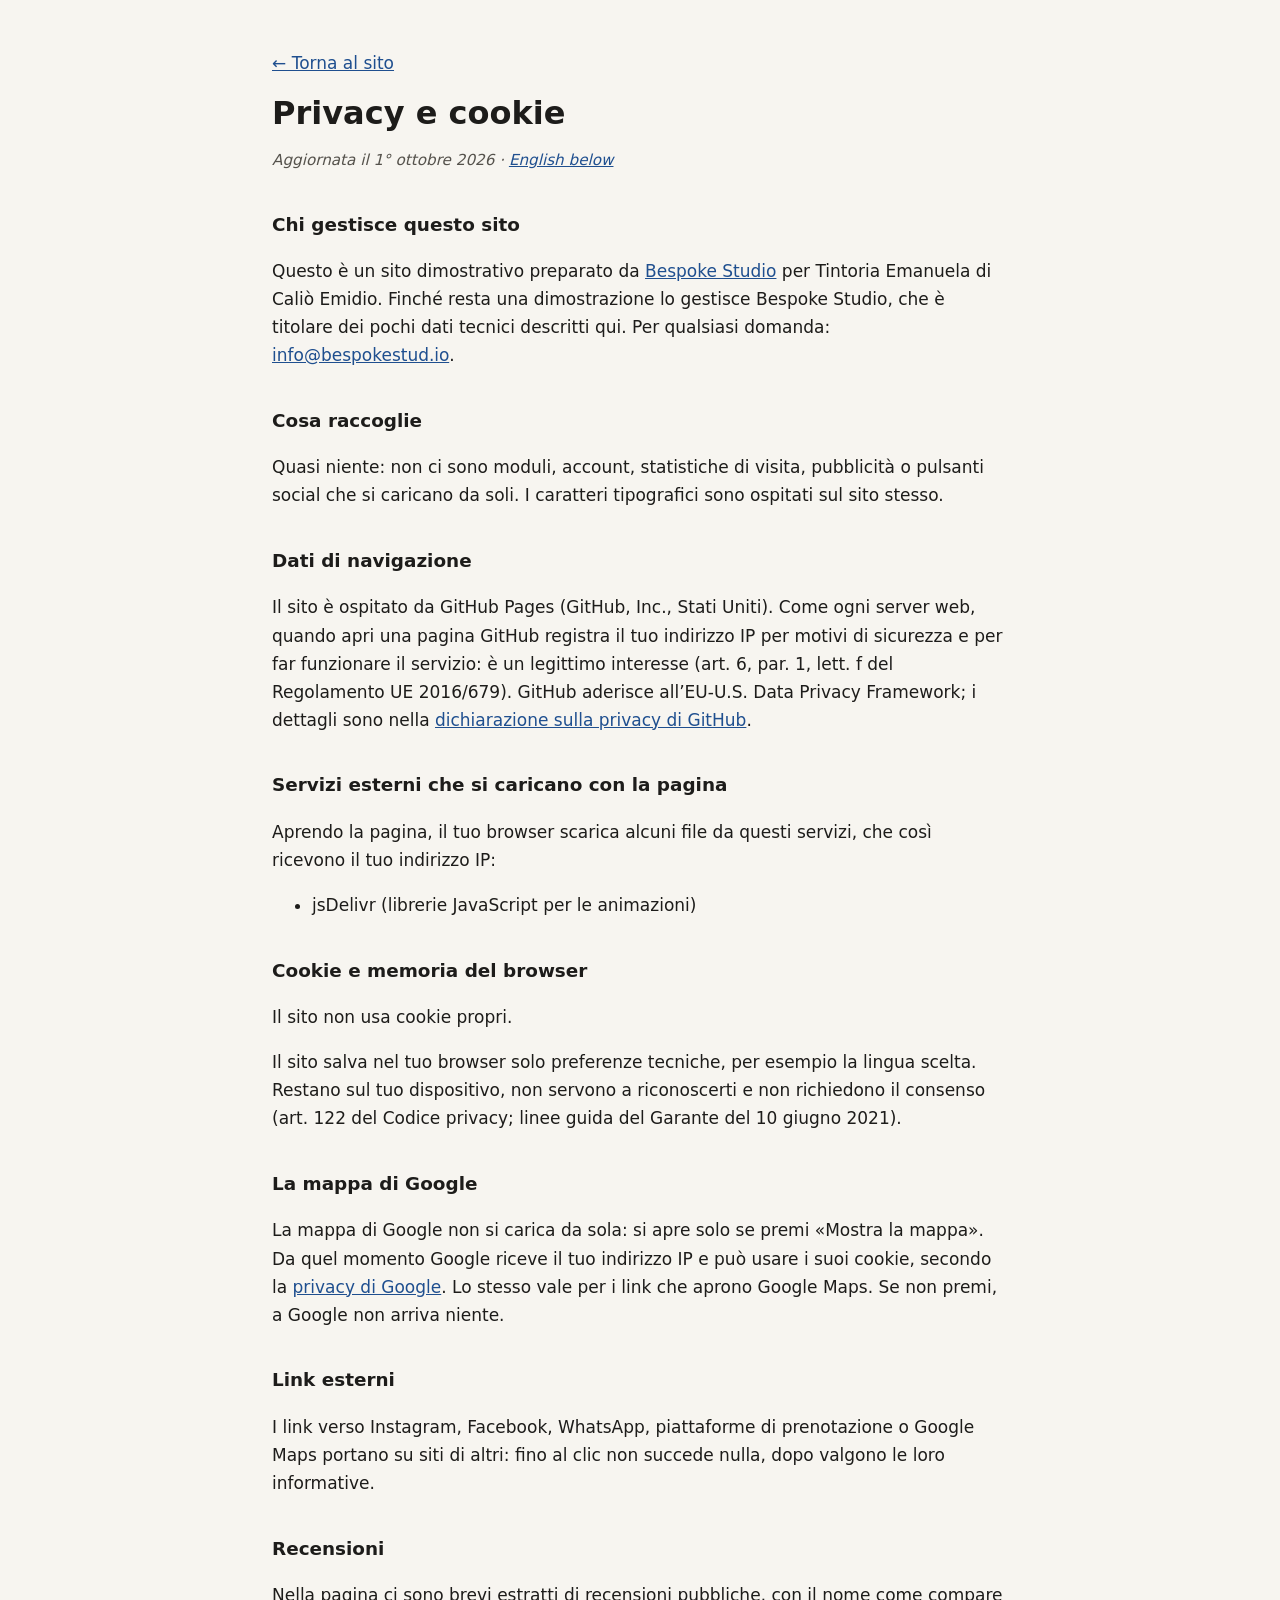
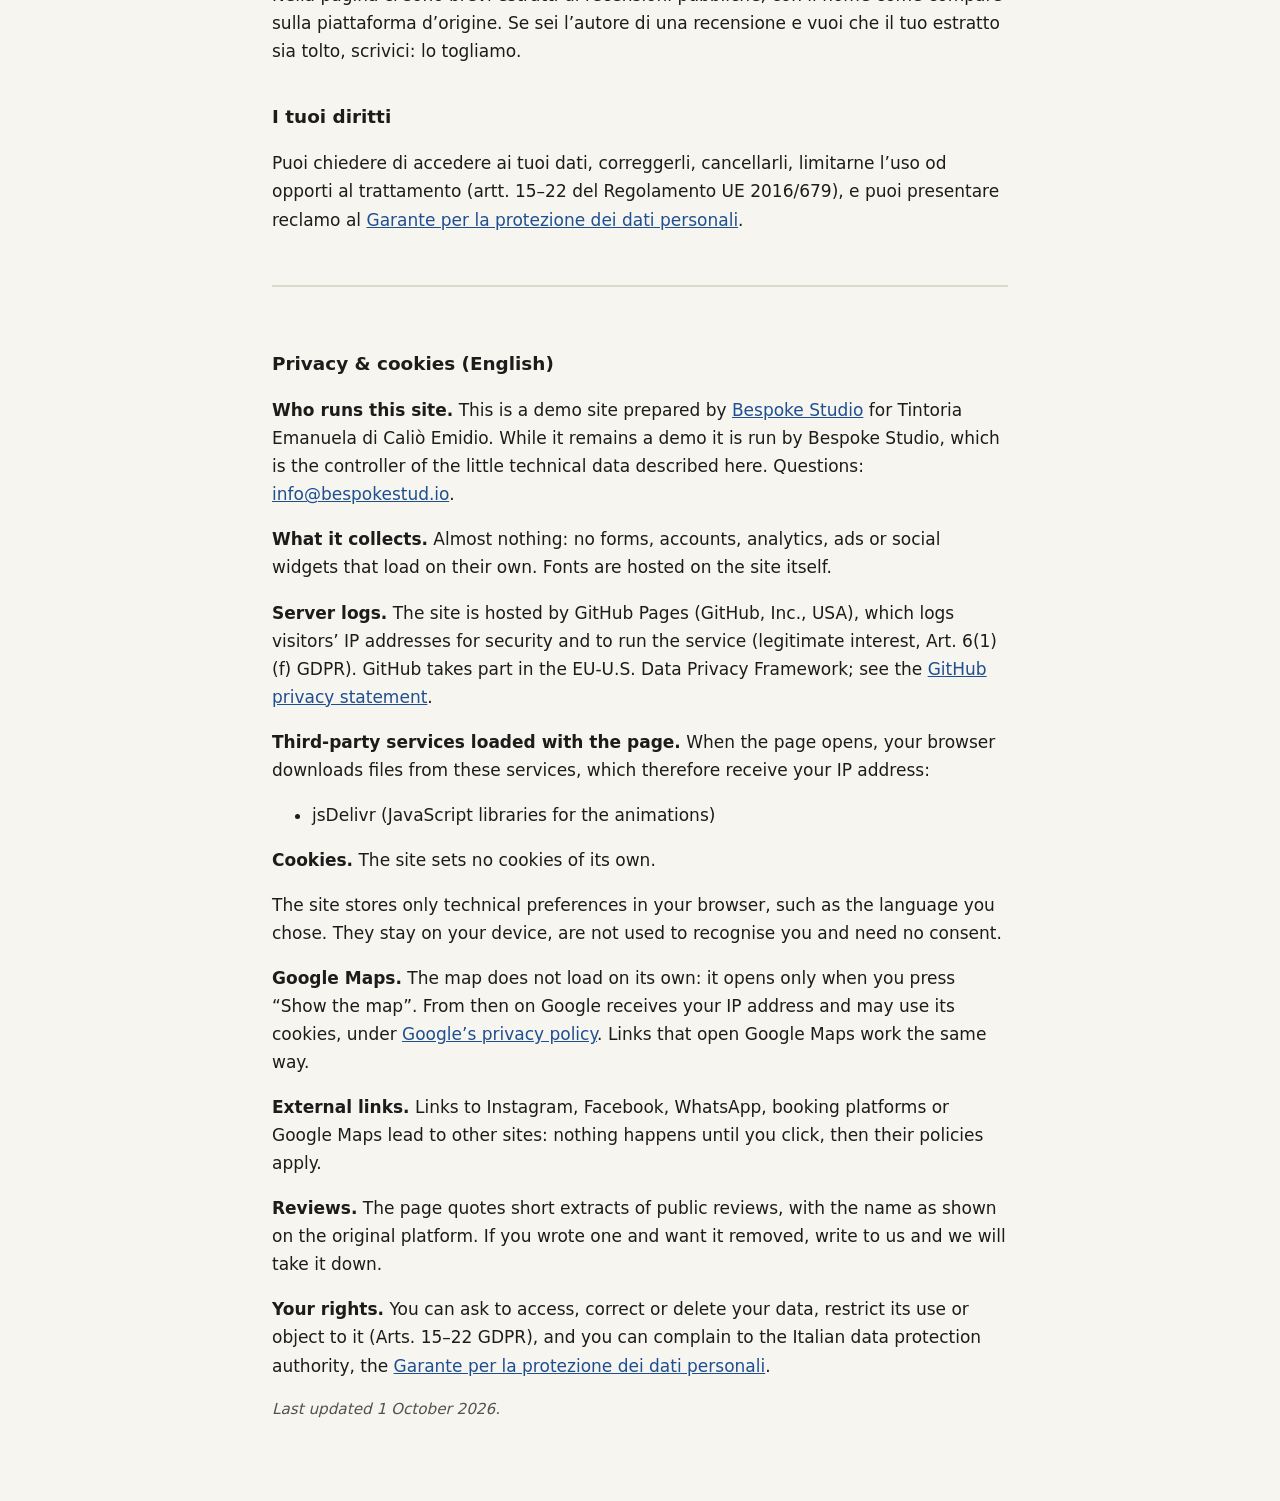
<file: privacy.html>
<!DOCTYPE html>
<html lang="it">
<head>
  <meta charset="UTF-8">
  <meta name="viewport" content="width=device-width, initial-scale=1.0">
  <meta name="robots" content="noindex">
  <title>Privacy e cookie · Tintoria Emanuela di Caliò Emidio</title>
  <meta name="description" content="Informativa privacy e cookie del sito Tintoria Emanuela di Caliò Emidio.">
  <style>
    body { margin: 0; background: #f7f5f0; color: #1d1c1a; font: 17px/1.65 system-ui, -apple-system, "Segoe UI", Roboto, sans-serif; }
    main { max-width: 46rem; margin: 0 auto; padding: 32px 20px 64px; }
    h1 { font-size: 2rem; line-height: 1.2; margin: 0.4em 0 0.2em; }
    h2 { font-size: 1.15rem; margin: 2em 0 0.4em; }
    a { color: #1f4f8f; }
    .data { color: #55524c; font-style: italic; font-size: 0.95rem; }
    .en { margin-top: 3em; padding-top: 1.5em; border-top: 2px solid #ddd8cc; }
    code { font-size: 0.9em; background: #ebe7dc; padding: 0 4px; border-radius: 3px; }
  </style>
</head>
<body>
<main>
  <p><a href="index.html">← Torna al sito</a></p>
  <h1>Privacy e cookie</h1>
  <p class="data">Aggiornata il 1° ottobre 2026 · <a href="#english" lang="en">English below</a></p>
  <h2>Chi gestisce questo sito</h2>
  <p>Questo è un sito dimostrativo preparato da <a href="https://bespokestud.io" rel="noopener">Bespoke Studio</a> per Tintoria Emanuela di Caliò Emidio. Finché resta una dimostrazione lo gestisce Bespoke Studio, che è titolare dei pochi dati tecnici descritti qui. Per qualsiasi domanda: <a href="mailto:info@bespokestud.io">info@bespokestud.io</a>.</p>
  <h2>Cosa raccoglie</h2>
  <p>Quasi niente: non ci sono moduli, account, statistiche di visita, pubblicità o pulsanti social che si caricano da soli. I caratteri tipografici sono ospitati sul sito stesso.</p>
  <h2>Dati di navigazione</h2>
  <p>Il sito è ospitato da GitHub Pages (GitHub, Inc., Stati Uniti). Come ogni server web, quando apri una pagina GitHub registra il tuo indirizzo IP per motivi di sicurezza e per far funzionare il servizio: è un legittimo interesse (art. 6, par. 1, lett. f del Regolamento UE 2016/679). GitHub aderisce all’EU-U.S. Data Privacy Framework; i dettagli sono nella <a href="https://docs.github.com/site-policy/privacy-policies/github-general-privacy-statement" rel="noopener">dichiarazione sulla privacy di GitHub</a>.</p>
  <h2>Servizi esterni che si caricano con la pagina</h2>
  <p>Aprendo la pagina, il tuo browser scarica alcuni file da questi servizi, che così ricevono il tuo indirizzo IP:</p>
  <ul><li>jsDelivr (librerie JavaScript per le animazioni)</li></ul>
  <h2>Cookie e memoria del browser</h2>
  <p>Il sito non usa cookie propri.</p>
  <p>Il sito salva nel tuo browser solo preferenze tecniche, per esempio la lingua scelta. Restano sul tuo dispositivo, non servono a riconoscerti e non richiedono il consenso (art. 122 del Codice privacy; linee guida del Garante del 10 giugno 2021).</p>
  <h2>La mappa di Google</h2>
  <p>La mappa di Google non si carica da sola: si apre solo se premi «Mostra la mappa». Da quel momento Google riceve il tuo indirizzo IP e può usare i suoi cookie, secondo la <a href="https://policies.google.com/privacy?hl=it" rel="noopener">privacy di Google</a>. Lo stesso vale per i link che aprono Google Maps. Se non premi, a Google non arriva niente.</p>
  <h2>Link esterni</h2>
  <p>I link verso Instagram, Facebook, WhatsApp, piattaforme di prenotazione o Google Maps portano su siti di altri: fino al clic non succede nulla, dopo valgono le loro informative.</p>
  <h2>Recensioni</h2>
  <p>Nella pagina ci sono brevi estratti di recensioni pubbliche, con il nome come compare sulla piattaforma d’origine. Se sei l’autore di una recensione e vuoi che il tuo estratto sia tolto, scrivici: lo togliamo.</p>
  <h2>I tuoi diritti</h2>
  <p>Puoi chiedere di accedere ai tuoi dati, correggerli, cancellarli, limitarne l’uso od opporti al trattamento (artt. 15–22 del Regolamento UE 2016/679), e puoi presentare reclamo al <a href="https://www.garanteprivacy.it" rel="noopener">Garante per la protezione dei dati personali</a>.</p>
  <div class="en" id="english" lang="en">
    <h2>Privacy &amp; cookies (English)</h2>
    <p><strong>Who runs this site.</strong> This is a demo site prepared by <a href="https://bespokestud.io" rel="noopener">Bespoke Studio</a> for Tintoria Emanuela di Caliò Emidio. While it remains a demo it is run by Bespoke Studio, which is the controller of the little technical data described here. Questions: <a href="mailto:info@bespokestud.io">info@bespokestud.io</a>.</p>
    <p><strong>What it collects.</strong> Almost nothing: no forms, accounts, analytics, ads or social widgets that load on their own. Fonts are hosted on the site itself.</p>
    <p><strong>Server logs.</strong> The site is hosted by GitHub Pages (GitHub, Inc., USA), which logs visitors’ IP addresses for security and to run the service (legitimate interest, Art. 6(1)(f) GDPR). GitHub takes part in the EU-U.S. Data Privacy Framework; see the <a href="https://docs.github.com/site-policy/privacy-policies/github-general-privacy-statement" rel="noopener">GitHub privacy statement</a>.</p>
    <p><strong>Third-party services loaded with the page.</strong> When the page opens, your browser downloads files from these services, which therefore receive your IP address:</p><ul><li>jsDelivr (JavaScript libraries for the animations)</li></ul>
    <p><strong>Cookies.</strong> The site sets no cookies of its own.</p>
    <p>The site stores only technical preferences in your browser, such as the language you chose. They stay on your device, are not used to recognise you and need no consent.</p>
    <p><strong>Google Maps.</strong> The map does not load on its own: it opens only when you press “Show the map”. From then on Google receives your IP address and may use its cookies, under <a href="https://policies.google.com/privacy?hl=en" rel="noopener">Google’s privacy policy</a>. Links that open Google Maps work the same way.</p>
    <p><strong>External links.</strong> Links to Instagram, Facebook, WhatsApp, booking platforms or Google Maps lead to other sites: nothing happens until you click, then their policies apply.</p>
    <p><strong>Reviews.</strong> The page quotes short extracts of public reviews, with the name as shown on the original platform. If you wrote one and want it removed, write to us and we will take it down.</p>
    <p><strong>Your rights.</strong> You can ask to access, correct or delete your data, restrict its use or object to it (Arts. 15–22 GDPR), and you can complain to the Italian data protection authority, the <a href="https://www.garanteprivacy.it" rel="noopener">Garante per la protezione dei dati personali</a>.</p>
    <p class="data">Last updated 1 October 2026.</p>
  </div>
</main>
</body>
</html>
</file>
